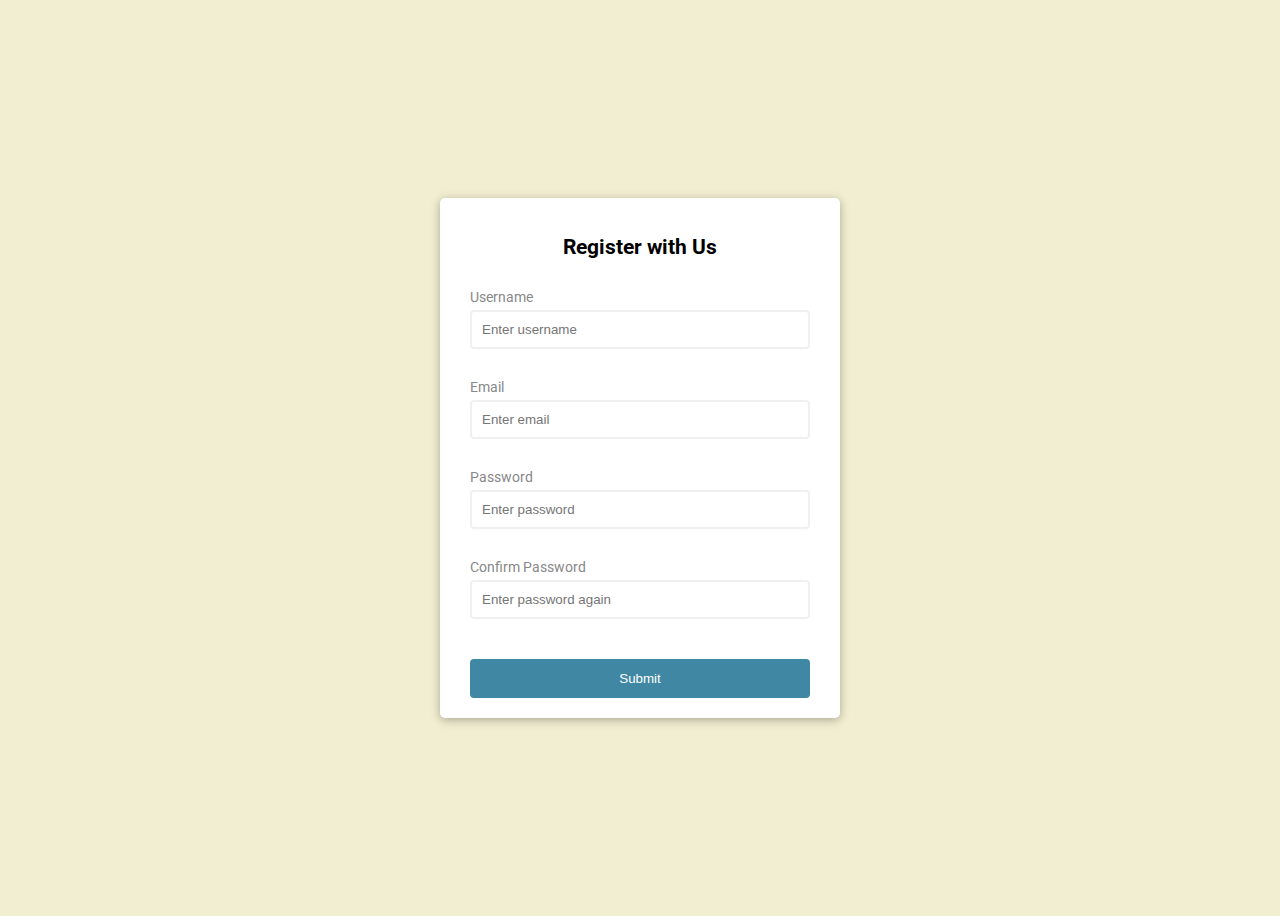
<file: 01_form-validator/index.html>
<!DOCTYPE html>
<html lang="en">
  <head>
    <meta charset="UTF-8" />
    <meta http-equiv="X-UA-Compatible" content="IE=edge" />
    <meta name="viewport" content="width=device-width, initial-scale=1.0" />
    <link rel="stylesheet" href="style.css" />
    <title>Form Validator</title>
  </head>
  <body>
    <div class="container">
      <form id="form" class="form">
        <h2>Register with Us</h2>
        <div class="form-control">
          <label for="username">Username</label>
          <input type="text" id="username" placeholder="Enter username" />
          <small>Error Message</small>
        </div>
        <div class="form-control">
          <label for="email">Email</label>
          <input type="text" id="email" placeholder="Enter email" />
          <small>Error Message</small>
        </div>
        <div class="form-control">
          <label for="password">Password</label>
          <input type="password" id="password" placeholder="Enter password" />
          <small>Error Message</small>
        </div>
        <div class="form-control">
          <label for="password_check">Confirm Password</label>
          <input
            type="password"
            id="password_check"
            placeholder="Enter password again"
          />
          <small>Error Message</small>
        </div>
        <button type="submit">Submit</button>
      </form>
    </div>
    <script src="script.js"></script>
  </body>
</html>
</file>
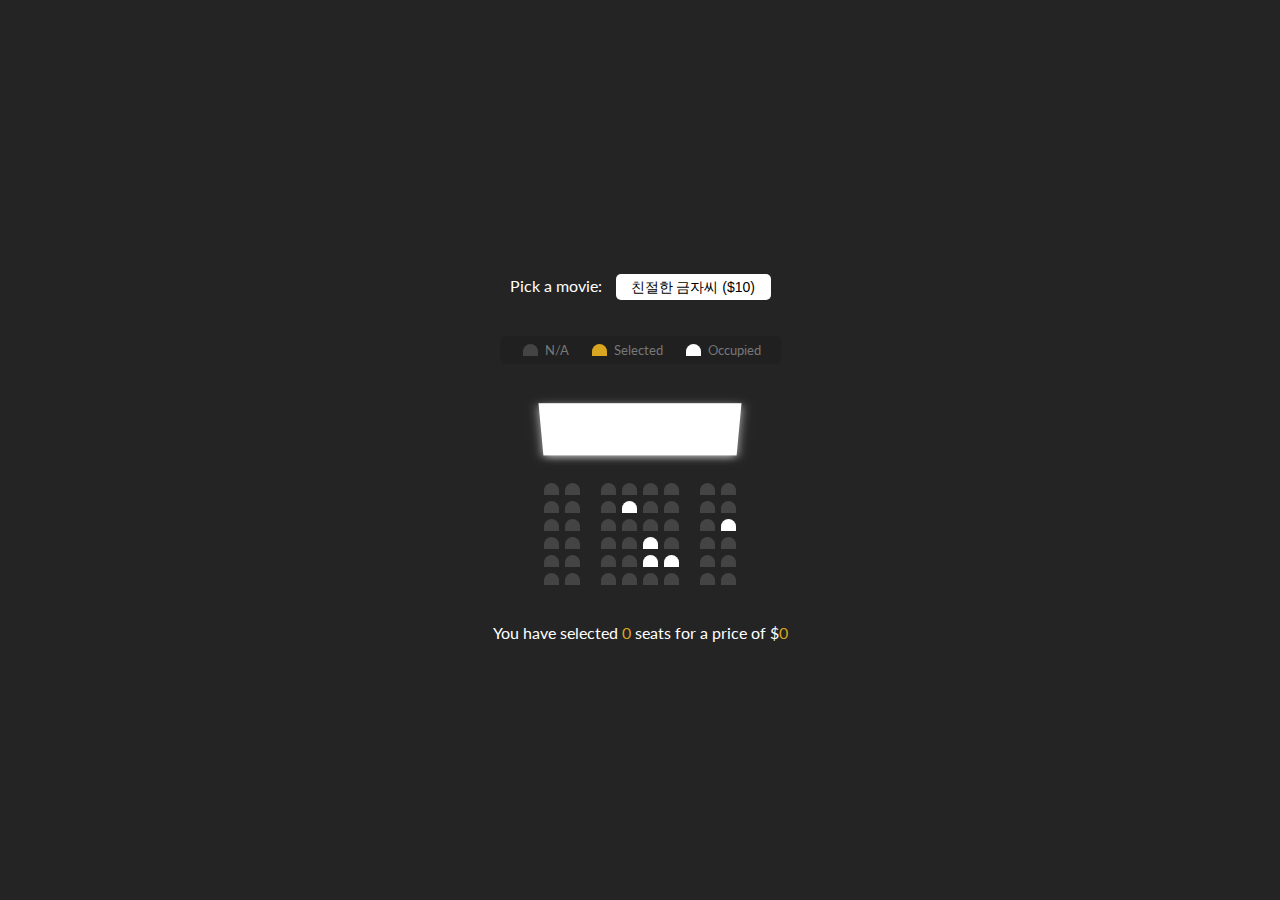
<file: 02_movie-seat-booking/index.html>
<!DOCTYPE html>
<html lang="en">
  <head>
    <meta charset="UTF-8" />
    <meta http-equiv="X-UA-Compatible" content="IE=edge" />
    <meta name="viewport" content="width=device-width, initial-scale=1.0" />
    <link rel="preconnect" href="https://fonts.gstatic.com" />
    <link
      href="https://fonts.googleapis.com/css2?family=Lato&family=Noto+Sans+KR&display=swap"
      rel="stylesheet"
    />
    <link rel="stylesheet" href="style.css" />
    <title>Movie Seat Booking</title>
  </head>
  <body>
    <div class="movie-container">
      <label>Pick a movie:</label>
      <select id="movie">
        <option value="10">친절한 금자씨 ($10)</option>
        <option value="12">미나리 ($12)</option>
        <option value="8">나이브스 아웃 ($8)</option>
        <option value="9">에놀라 홈즈 ($9)</option>
      </select>
    </div>

    <ul class="showcase">
      <li>
        <div class="seat"></div>
        <small>N/A</small>
      </li>
      <li>
        <div class="seat selected"></div>
        <small>Selected</small>
      </li>
      <li>
        <div class="seat occupied"></div>
        <small>Occupied</small>
      </li>
    </ul>

    <div class="container">
      <div class="screen"></div>
      <div class="row">
        <div class="seat"></div>
        <div class="seat"></div>
        <div class="seat"></div>
        <div class="seat"></div>
        <div class="seat"></div>
        <div class="seat"></div>
        <div class="seat"></div>
        <div class="seat"></div>
      </div>
      <div class="row">
        <div class="seat"></div>
        <div class="seat"></div>
        <div class="seat"></div>
        <div class="seat occupied"></div>
        <div class="seat"></div>
        <div class="seat"></div>
        <div class="seat"></div>
        <div class="seat"></div>
      </div>
      <div class="row">
        <div class="seat"></div>
        <div class="seat"></div>
        <div class="seat"></div>
        <div class="seat"></div>
        <div class="seat"></div>
        <div class="seat"></div>
        <div class="seat"></div>
        <div class="seat occupied"></div>
      </div>
      <div class="row">
        <div class="seat"></div>
        <div class="seat"></div>
        <div class="seat"></div>
        <div class="seat"></div>
        <div class="seat occupied"></div>
        <div class="seat"></div>
        <div class="seat"></div>
        <div class="seat"></div>
      </div>
      <div class="row">
        <div class="seat"></div>
        <div class="seat"></div>
        <div class="seat"></div>
        <div class="seat"></div>
        <div class="seat occupied"></div>
        <div class="seat occupied"></div>
        <div class="seat"></div>
        <div class="seat"></div>
      </div>
      <div class="row">
        <div class="seat"></div>
        <div class="seat"></div>
        <div class="seat"></div>
        <div class="seat"></div>
        <div class="seat"></div>
        <div class="seat"></div>
        <div class="seat"></div>
        <div class="seat"></div>
      </div>
    </div>
    <p class="text">
      You have selected <span id="count">0</span> seats for a price of $<span
        id="total"
        >0</span
      >
    </p>
    <script src="script.js"></script>
  </body>
</html>
</file>
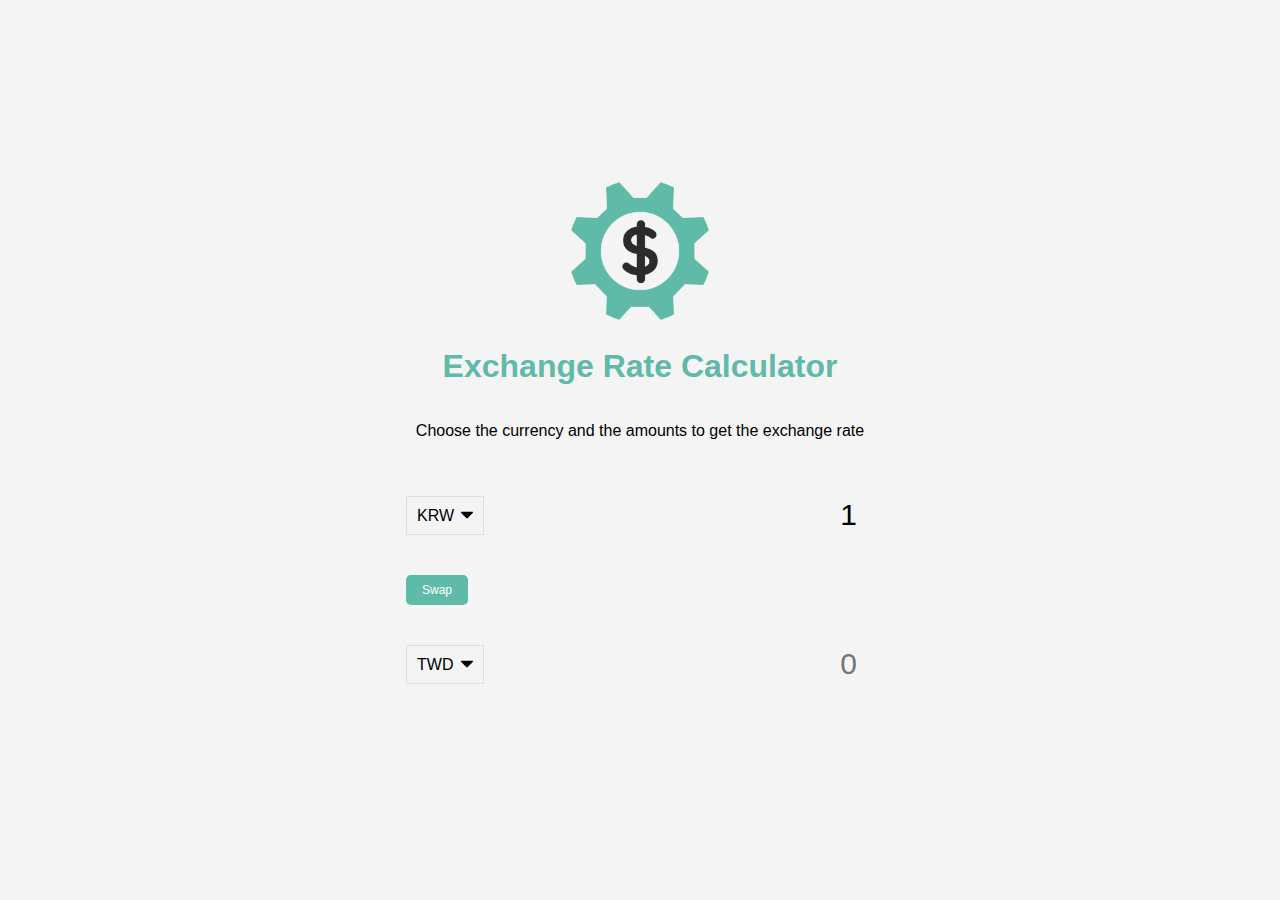
<file: 04_exchange-rate-calculator/index.html>
<!DOCTYPE html>
<html lang="en">
  <head>
    <meta charset="UTF-8" />
    <meta http-equiv="X-UA-Compatible" content="IE=edge" />
    <meta name="viewport" content="width=device-width, initial-scale=1.0" />
    <title>Exchange Rate Calculator</title>
    <link rel="stylesheet" href="style.css" />
  </head>
  <body>
    <img src="img/money.png" alt="" class="money-img" />
    <h1>Exchange Rate Calculator</h1>
    <p>Choose the currency and the amounts to get the exchange rate</p>

    <div class="container">
      <div class="currency">
        <select id="currency-one">
          <option value="AED">AED</option>
          <option value="ARS">ARS</option>
          <option value="AUD">AUD</option>
          <option value="BGN">BGN</option>
          <option value="BRL">BRL</option>
          <option value="BSD">BSD</option>
          <option value="CAD">CAD</option>
          <option value="CHF">CHF</option>
          <option value="CLP">CLP</option>
          <option value="CNY">CNY</option>
          <option value="COP">COP</option>
          <option value="CZK">CZK</option>
          <option value="DKK">DKK</option>
          <option value="DOP">DOP</option>
          <option value="EGP">EGP</option>
          <option value="EUR">EUR</option>
          <option value="FJD">FJD</option>
          <option value="GBP">GBP</option>
          <option value="GTQ">GTQ</option>
          <option value="HKD">HKD</option>
          <option value="HRK">HRK</option>
          <option value="HUF">HUF</option>
          <option value="IDR">IDR</option>
          <option value="ILS">ILS</option>
          <option value="INR">INR</option>
          <option value="ISK">ISK</option>
          <option value="JPY">JPY</option>
          <option value="KRW" selected>KRW</option>
          <option value="KZT">KZT</option>
          <option value="MXN">MXN</option>
          <option value="MYR">MYR</option>
          <option value="NOK">NOK</option>
          <option value="NZD">NZD</option>
          <option value="PAB">PAB</option>
          <option value="PEN">PEN</option>
          <option value="PHP">PHP</option>
          <option value="PKR">PKR</option>
          <option value="PLN">PLN</option>
          <option value="PYG">PYG</option>
          <option value="RON">RON</option>
          <option value="RUB">RUB</option>
          <option value="SAR">SAR</option>
          <option value="SEK">SEK</option>
          <option value="SGD">SGD</option>
          <option value="THB">THB</option>
          <option value="TRY">TRY</option>
          <option value="TWD">TWD</option>
          <option value="UAH">UAH</option>
          <option value="USD">USD</option>
          <option value="UYU">UYU</option>
          <option value="VND">VND</option>
          <option value="ZAR">ZAR</option>
        </select>
        <input type="number" id="amount-one" placeholder="0" value="1" />
      </div>

      <div class="swap-rate-container">
        <button class="btn" id="swap">Swap</button>
        <div class="rate" id="rate"></div>
      </div>

      <div class="currency">
        <select id="currency-two">
          <option value="AED">AED</option>
          <option value="ARS">ARS</option>
          <option value="AUD">AUD</option>
          <option value="BGN">BGN</option>
          <option value="BRL">BRL</option>
          <option value="BSD">BSD</option>
          <option value="CAD">CAD</option>
          <option value="CHF">CHF</option>
          <option value="CLP">CLP</option>
          <option value="CNY">CNY</option>
          <option value="COP">COP</option>
          <option value="CZK">CZK</option>
          <option value="DKK">DKK</option>
          <option value="DOP">DOP</option>
          <option value="EGP">EGP</option>
          <option value="EUR">EUR</option>
          <option value="FJD">FJD</option>
          <option value="GBP">GBP</option>
          <option value="GTQ">GTQ</option>
          <option value="HKD">HKD</option>
          <option value="HRK">HRK</option>
          <option value="HUF">HUF</option>
          <option value="IDR">IDR</option>
          <option value="ILS">ILS</option>
          <option value="INR">INR</option>
          <option value="ISK">ISK</option>
          <option value="JPY">JPY</option>
          <option value="KRW">KRW</option>
          <option value="KZT">KZT</option>
          <option value="MXN">MXN</option>
          <option value="MYR">MYR</option>
          <option value="NOK">NOK</option>
          <option value="NZD">NZD</option>
          <option value="PAB">PAB</option>
          <option value="PEN">PEN</option>
          <option value="PHP">PHP</option>
          <option value="PKR">PKR</option>
          <option value="PLN">PLN</option>
          <option value="PYG">PYG</option>
          <option value="RON">RON</option>
          <option value="RUB">RUB</option>
          <option value="SAR">SAR</option>
          <option value="SEK">SEK</option>
          <option value="SGD">SGD</option>
          <option value="THB">THB</option>
          <option value="TRY">TRY</option>
          <option value="TWD" selected>TWD</option>
          <option value="UAH">UAH</option>
          <option value="USD">USD</option>
          <option value="UYU">UYU</option>
          <option value="VND">VND</option>
          <option value="ZAR">ZAR</option>
        </select>
        <input type="number" id="amount-two" placeholder="0" />
      </div>
    </div>
    <script src="script.js"></script>
  </body>
</html>
</file>
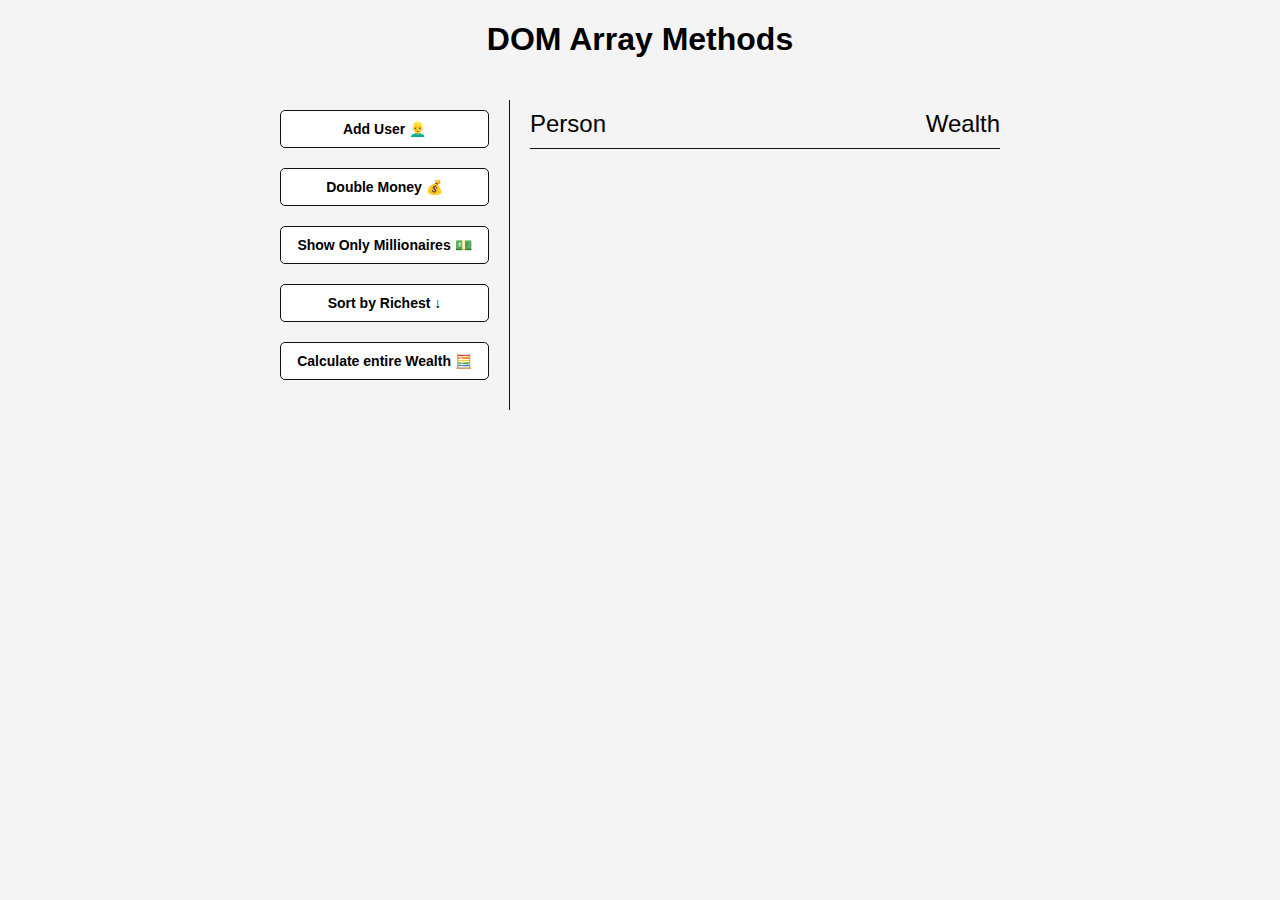
<file: 05_DOM-array-methods/index.html>
<!DOCTYPE html>
<html lang="en">
  <head>
    <meta charset="UTF-8" />
    <meta name="viewport" content="width=device-width, initial-scale=1.0" />
    <meta http-equiv="X-UA-Compatible" content="ie=edge" />
    <link rel="stylesheet" href="style.css" />
    <title>DOM Array Methods</title>
  </head>
  <body>
    <h1>DOM Array Methods</h1>

    <div class="container">
      <aside>
        <button id="add-user">Add User 👱‍♂️</button>
        <button id="double">Double Money 💰</button>
        <button id="show-millionaires">Show Only Millionaires 💵</button>
        <button id="sort">Sort by Richest ↓</button>
        <button id="calculate-wealth">Calculate entire Wealth 🧮</button>
      </aside>

      <main id="main">
        <h2><strong>Person</strong> Wealth</h2>
      </main>
    </div>

    <script src="script.js"></script>
  </body>
</html>
</file>
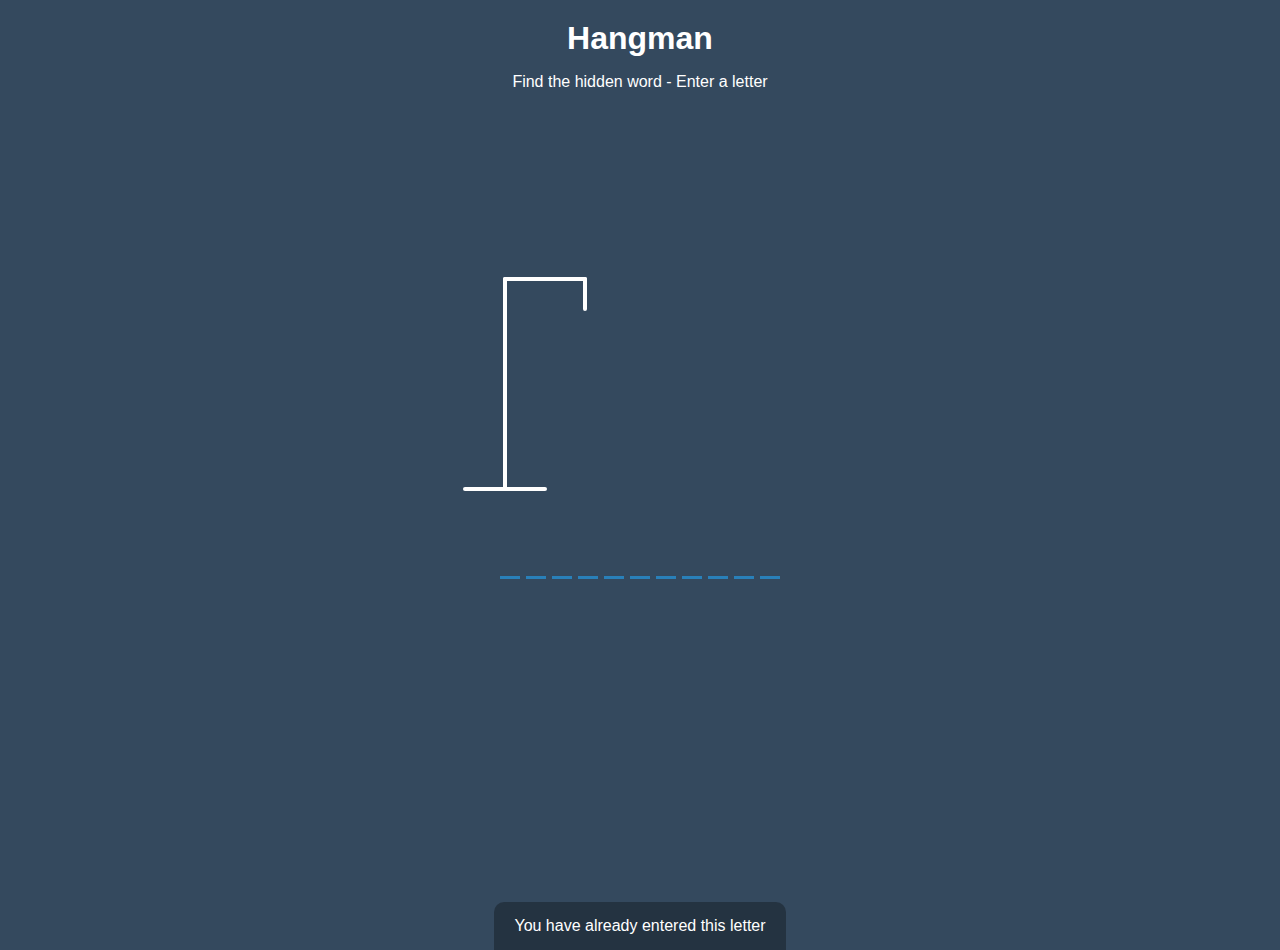
<file: 07_hangman-game/index.html>
<!DOCTYPE html>
<html lang="en">
  <head>
    <meta charset="UTF-8" />
    <meta name="viewport" content="width=device-width, initial-scale=1.0" />
    <meta http-equiv="X-UA-Compatible" content="ie=edge" />
    <link rel="stylesheet" href="style.css" />
    <title>Hangman</title>
  </head>
  <body>
    <h1>Hangman</h1>
    <p>Find the hidden word - Enter a letter</p>
    <div class="game-container">
      <svg width="200" height="250" class="figure-container">
        <!-- Rod -->
        <line x1="60" y1="20" x2="140" y2="20" />
        <line x1="140" y1="20" x2="140" y2="50" />
        <line x1="60" y1="20" x2="60" y2="230" />
        <line x1="20" y1="230" x2="100" y2="230" />

        <!-- Head -->
        <circle cx="140" cy="70" r="20" class="figure-part" />
        <!-- Body -->
        <line x1="140" y1="90" x2="140" y2="150" class="figure-part" />
        <!-- Arms -->
        <line x1="140" y1="120" x2="120" y2="100" class="figure-part" />
        <line x1="140" y1="120" x2="160" y2="100" class="figure-part" />
        <!-- Legs -->
        <line x1="140" y1="150" x2="120" y2="180" class="figure-part" />
        <line x1="140" y1="150" x2="160" y2="180" class="figure-part" />
      </svg>

      <div class="wrong-letters-container">
        <div id="wrong-letters"></div>
      </div>

      <div class="word" id="word"></div>
    </div>

    <!-- Container for final message -->
    <div class="popup-container" id="popup-container">
      <div class="popup">
        <h2 id="final-message"></h2>
        <button id="play-button">Play Again</button>
      </div>
    </div>

    <!-- Notification -->
    <div class="notification-container" id="notification-container">
      <p>You have already entered this letter</p>
    </div>

    <script src="script.js"></script>
  </body>
</html>
</file>
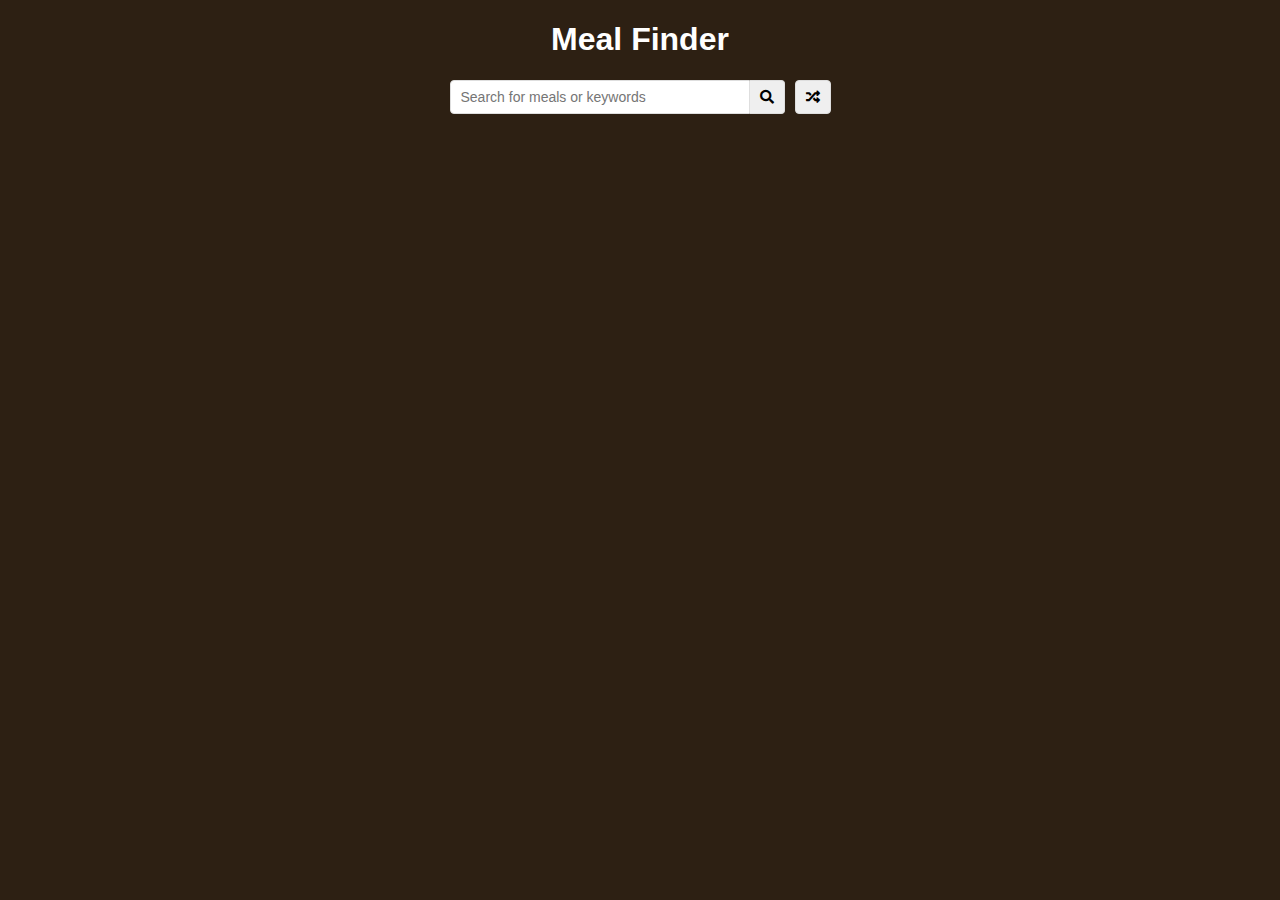
<file: 08_meal-finder/index.html>
<!DOCTYPE html>
<html lang="en">
  <head>
    <meta charset="UTF-8" />
    <meta name="viewport" content="width=device-width, initial-scale=1.0" />
    <meta http-equiv="X-UA-Compatible" content="ie=edge" />
    <link
      rel="stylesheet"
      href="https://cdnjs.cloudflare.com/ajax/libs/font-awesome/5.10.2/css/all.min.css"
    />
    <link rel="stylesheet" href="style.css" />
    <title>Meal Finder</title>
  </head>
  <body>
    <div class="container">
      <h1>Meal Finder</h1>
      <div class="flex">
        <form class="flex" id="submit">
          <input
            type="text"
            id="search"
            placeholder="Search for meals or keywords"
          />
          <button class="search-btn" type="submit">
            <i class="fas fa-search"></i>
          </button>
        </form>
        <button class="random-btn" id="random">
          <i class="fas fa-random"></i>
        </button>
      </div>

      <div id="result-heading"></div>
      <div id="meals" class="meals"></div>
      <div id="single-meal"></div>
    </div>

    <script src="script.js"></script>
  </body>
</html>
</file>
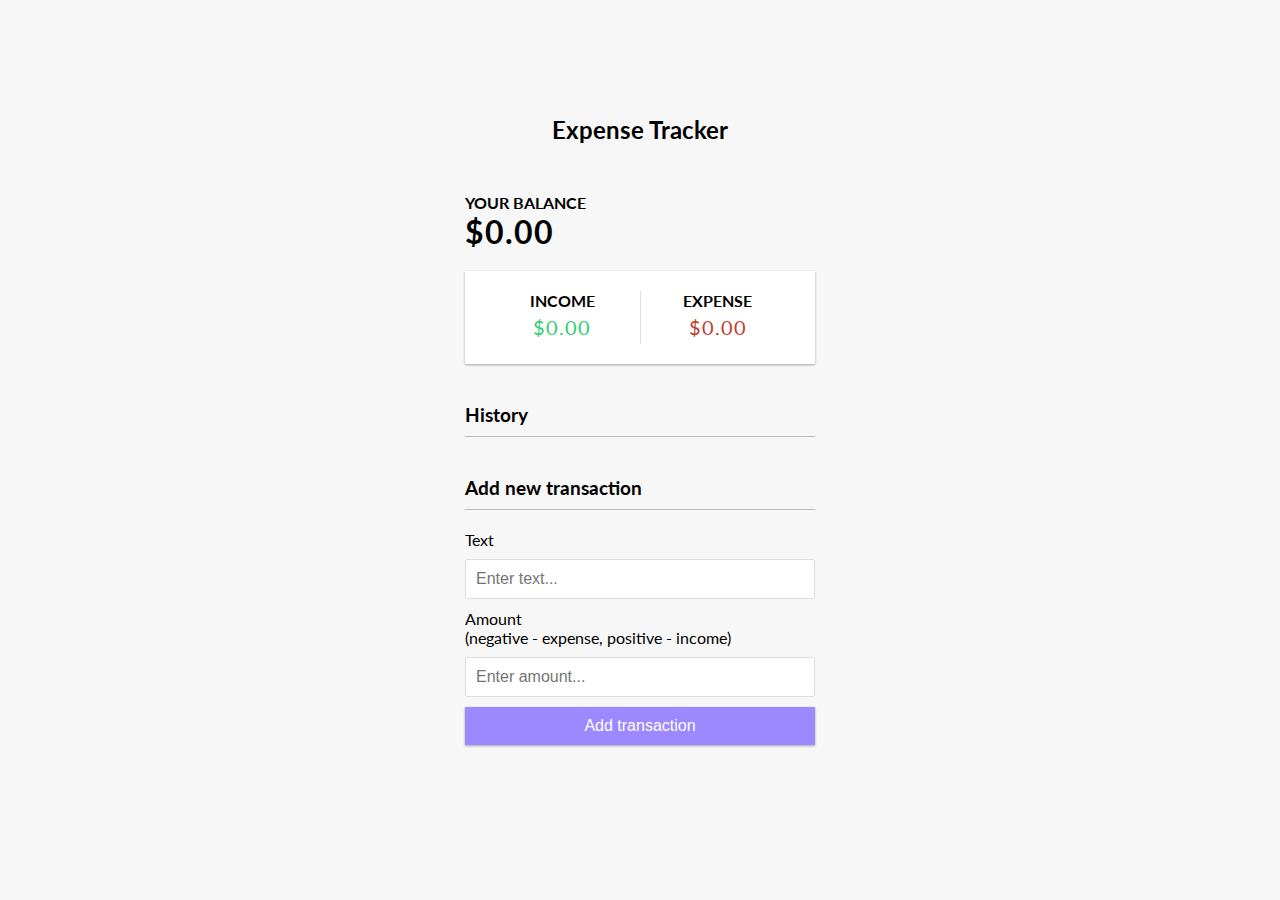
<file: 09_expense-tracker/index.html>
<!DOCTYPE html>
<html lang="en">
  <head>
    <meta charset="UTF-8" />
    <meta name="viewport" content="width=device-width, initial-scale=1.0" />
    <meta http-equiv="X-UA-Compatible" content="ie=edge" />
    <link rel="stylesheet" href="style.css" />
    <title>Expense Tracker</title>
  </head>
  <body>
    <h2>Expense Tracker</h2>

    <div class="container">
      <h4>Your Balance</h4>
      <h1 id="balance">$0.00</h1>

      <div class="inc-exp-container">
        <div>
          <h4>Income</h4>
          <p id="money-plus" class="money plus">+$0.00</p>
        </div>
        <div>
          <h4>Expense</h4>
          <p id="money-minus" class="money minus">-$0.00</p>
        </div>
      </div>

      <h3>History</h3>
      <ul id="list" class="list">
        <!-- <li class="minus">
          Cash <span>-$400</span><button class="delete-btn">x</button>
        </li> -->
      </ul>

      <h3>Add new transaction</h3>
      <form id="form">
        <div class="form-control">
          <label for="text">Text</label>
          <input type="text" id="text" placeholder="Enter text..." />
        </div>
        <div class="form-control">
          <label for="amount"
            >Amount <br />
            (negative - expense, positive - income)</label
          >
          <input type="number" id="amount" placeholder="Enter amount..." />
        </div>
        <button class="btn">Add transaction</button>
      </form>
    </div>

    <script src="script.js"></script>
  </body>
</html>
</file>
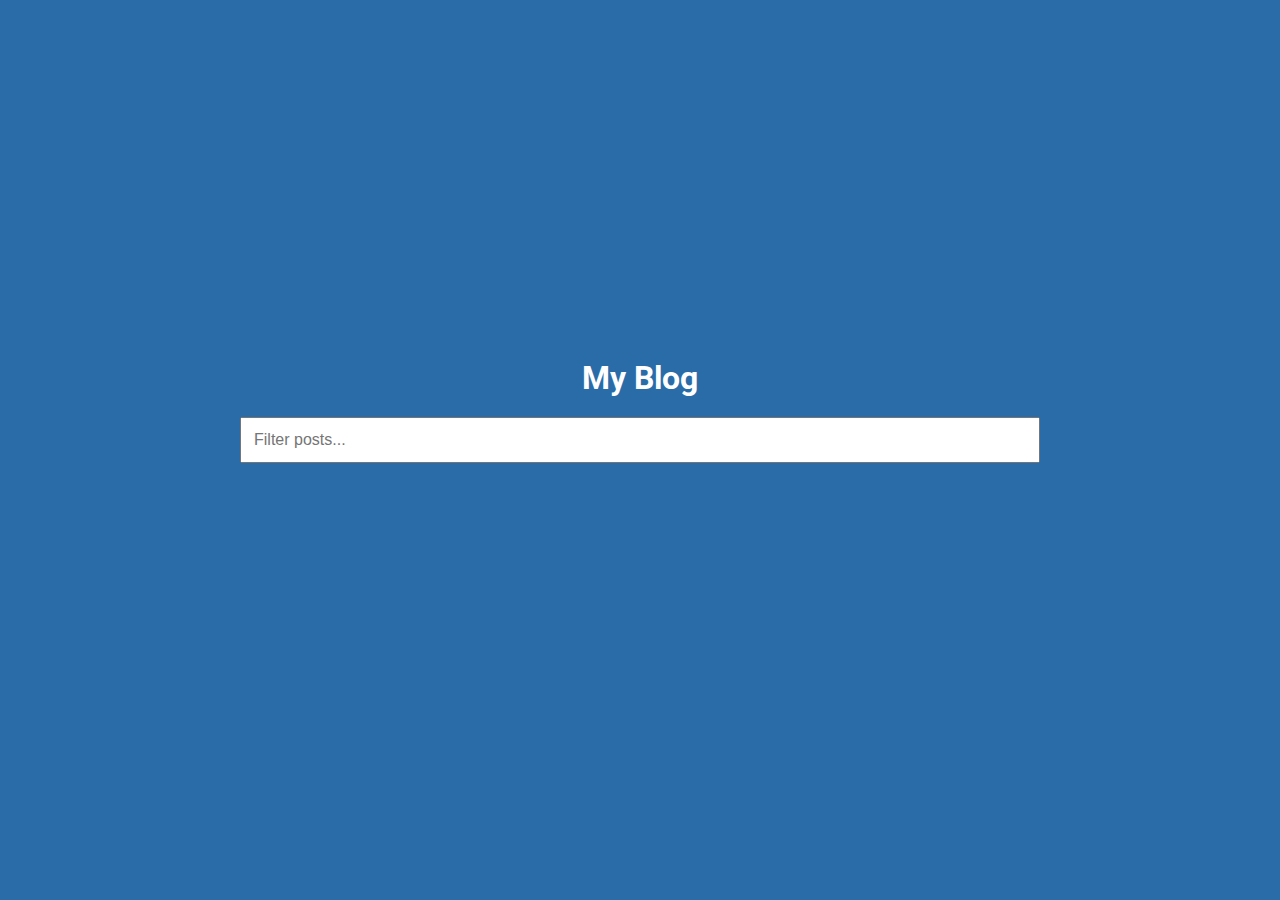
<file: 11_infinite-scroll-posts/index.html>
<!DOCTYPE html>
<html lang="en">
  <head>
    <meta charset="UTF-8" />
    <meta name="viewport" content="width=device-width, initial-scale=1.0" />
    <meta http-equiv="X-UA-Compatible" content="ie=edge" />
    <link rel="stylesheet" href="style.css" />
    <title>My Blog</title>
  </head>
  <body>
    <h1>My Blog</h1>

    <div class="filter-container">
      <input
        type="text"
        id="filter"
        class="filter"
        placeholder="Filter posts..."
      />
    </div>

    <div id="posts-container"></div>

    <div class="loader">
      <div class="circle"></div>
      <div class="circle"></div>
      <div class="circle"></div>
    </div>

    <script src="script.js"></script>
  </body>
</html>
</file>
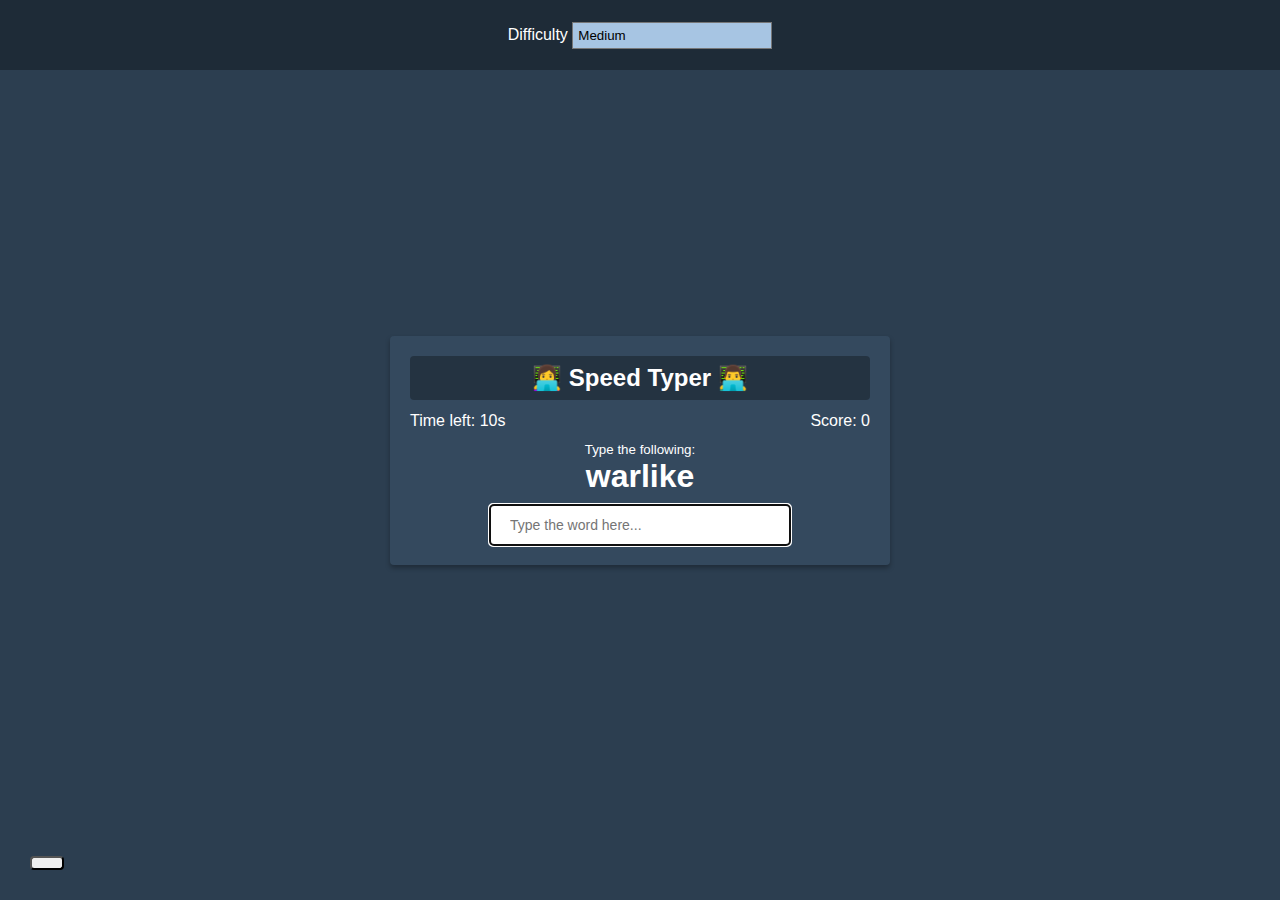
<file: 12_typing-game/index.html>
<!DOCTYPE html>
<html lang="en">
  <head>
    <meta charset="UTF-8" />
    <meta name="viewport" content="width=device-width, initial-scale=1.0" />
    <meta http-equiv="X-UA-Compatible" content="ie=edge" />
    <link
      rel="stylesheet"
      href="https://cdnjs.cloudflare.com/ajax/libs/font-awesome/5.11.2/css/all.min.css"
      integrity="sha256-+N4/V/SbAFiW1MPBCXnfnP9QSN3+Keu+NlB+0ev/YKQ="
      crossorigin="anonymous"
    />
    <link rel="stylesheet" href="style.css" />
    <title>Speed Typer</title>
  </head>
  <body>
    <button id="settings-btn" class="settings-btn">
      <i class="fas fa-cog"></i>
    </button>

    <div id="settings" class="settings">
      <form id="settings-form">
        <div>
          <label for="difficulty">Difficulty</label>
          <select id="difficulty">
            <option value="easy">Easy</option>
            <option value="medium">Medium</option>
            <option value="hard">Hard</option>
          </select>
        </div>
      </form>
    </div>

    <div class="container">
      <h2>👩‍💻 Speed Typer 👨‍💻</h2>
      <small>Type the following:</small>

      <h1 id="word"></h1>

      <input
        type="text"
        id="text"
        autocomplete="off"
        placeholder="Type the word here..."
      />

      <p class="time-container">Time left: <span id="time">10s</span></p>

      <p class="score-container">Score: <span id="score">0</span></p>

      <div id="end-game-container" class="end-game-container"></div>
    </div>

    <script src="script.js"></script>
  </body>
</html>
</file>
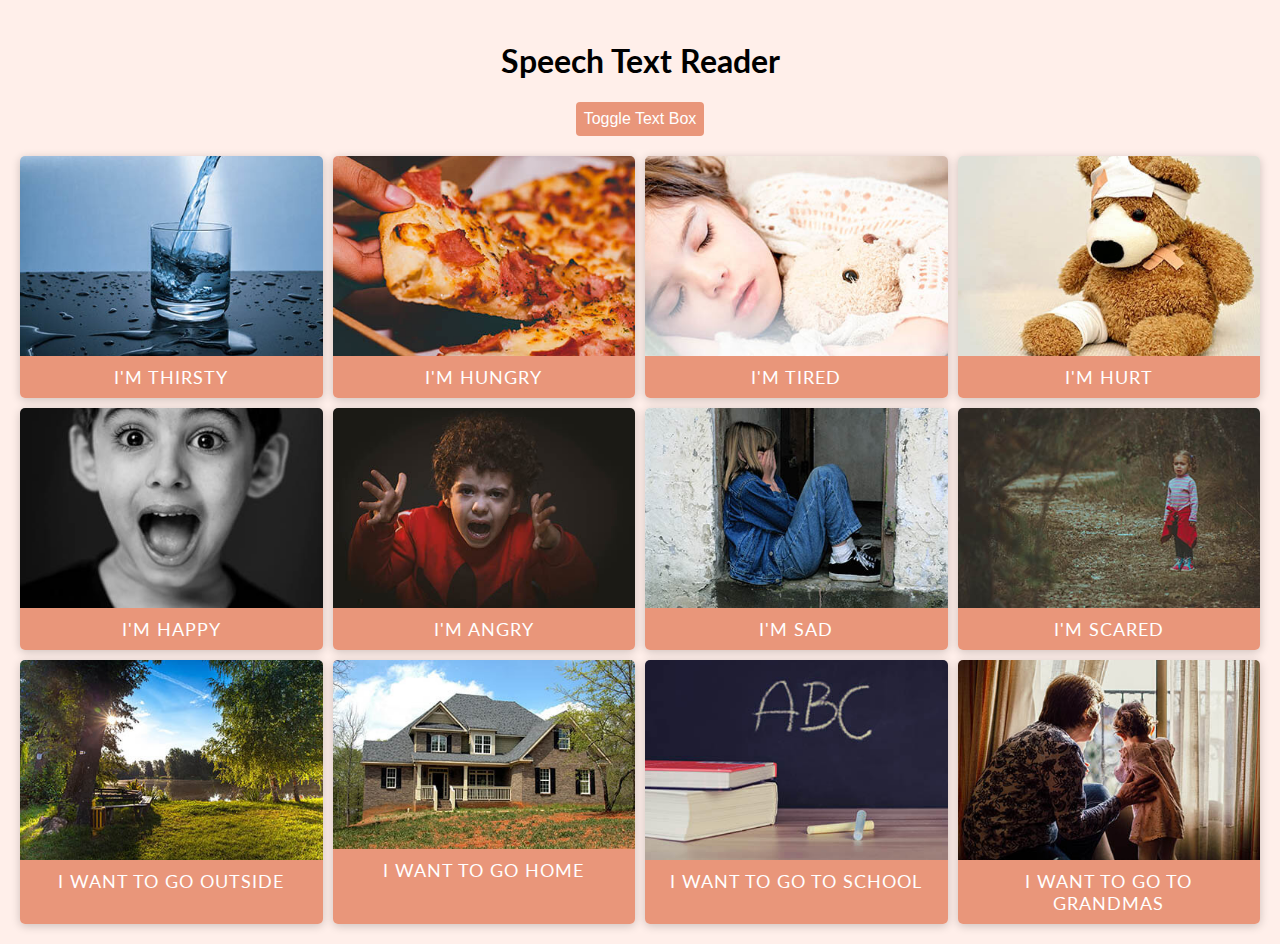
<file: 13_speech-text-reader/index.html>
<!DOCTYPE html>
<html lang="en">
  <head>
    <meta charset="UTF-8" />
    <meta name="viewport" content="width=device-width, initial-scale=1.0" />
    <meta http-equiv="X-UA-Compatible" content="ie=edge" />
    <link rel="stylesheet" href="style.css" />
    <title>Speech Text Reader</title>
  </head>
  <body>
    <div class="container">
      <h1>Speech Text Reader</h1>
      <button id="toggle" class="btn btn-toggle">Toggle Text Box</button>
      <div id="text-box" class="text-box">
        <div id="close" class="close">X</div>
        <h3>Choose Voice</h3>
        <select id="voices"></select>
        <textarea id="text" placeholder="Enter text to read..."></textarea>
        <button class="btn" id="read">Read Text</button>
      </div>
      <main></main>
    </div>

    <script src="script.js"></script>
  </body>
</html>
</file>
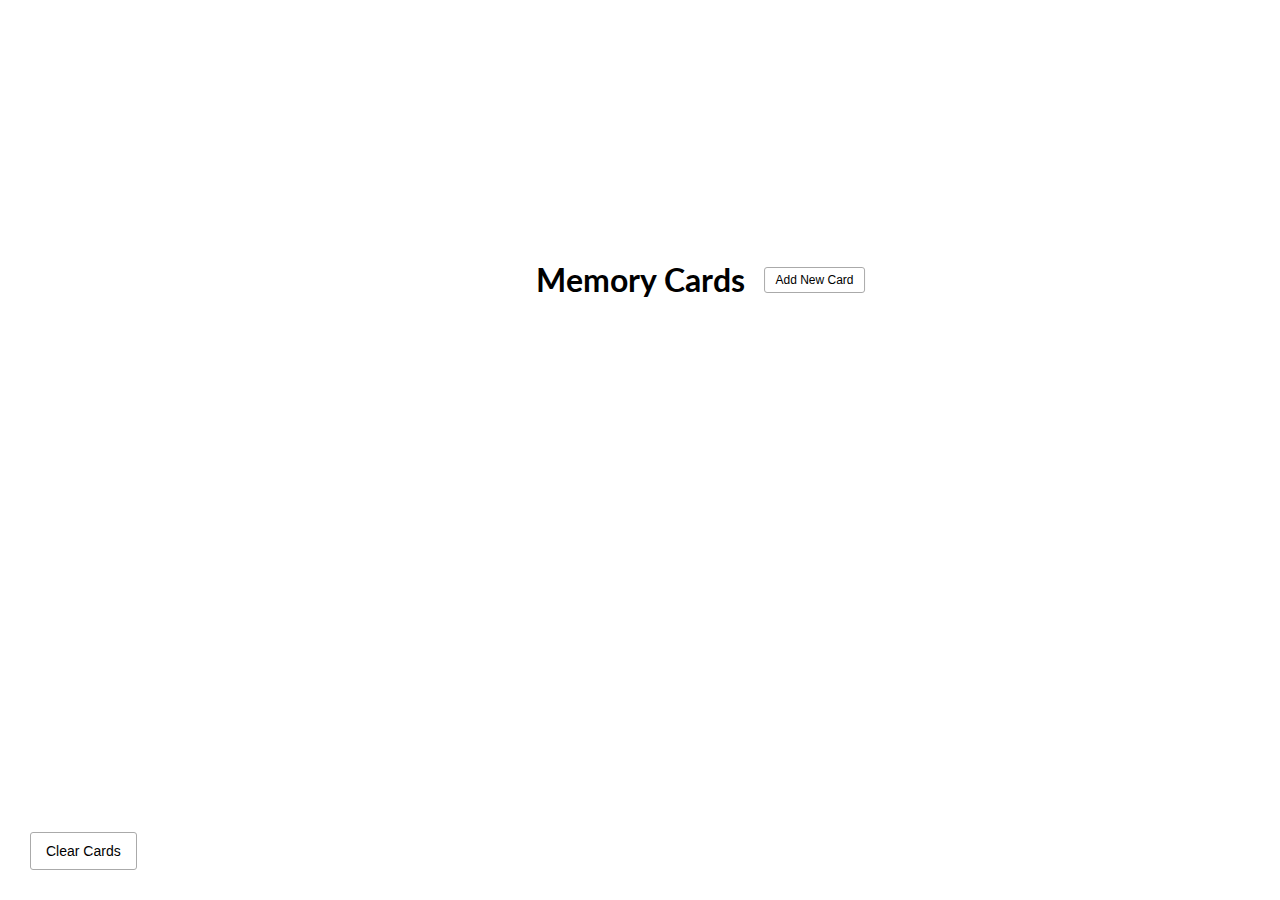
<file: 14_memory-cards/index.html>
<!DOCTYPE html>
<html lang="en">
  <head>
    <meta charset="UTF-8" />
    <meta name="viewport" content="width=device-width, initial-scale=1.0" />
    <meta http-equiv="X-UA-Compatible" content="ie=edge" />
    <link
      rel="stylesheet"
      href="https://cdnjs.cloudflare.com/ajax/libs/font-awesome/5.11.2/css/all.min.css"
      integrity="sha256-+N4/V/SbAFiW1MPBCXnfnP9QSN3+Keu+NlB+0ev/YKQ="
      crossorigin="anonymous"
    />
    <link rel="stylesheet" href="style.css" />
    <title>Memory Cards</title>
  </head>
  <body>
    <button id="clear" class="clear btn">
      <i class="fas fa-trash"></i> Clear Cards
    </button>

    <h1>
      Memory Cards
      <button id="show" class="btn btn-small">
        <i class="fas fa-plus"></i> Add New Card
      </button>
    </h1>

    <div id="cards-container" class="cards">
      <!-- <div class="card active">
        <div class="inner-card">
          <div class="inner-card-front">
            <p>
              What is PHP?
            </p>
          </div>
          <div class="inner-card-back">
            <p>
              A programming language
            </p>
          </div>
        </div>
      </div>

      <div class="card">
        <div class="inner-card">
          <div class="inner-card-front">
            <p>
              What is PHP?
            </p>
          </div>
          <div class="inner-card-back">
            <p>
              A programming language
            </p>
          </div>
        </div>
      </div> -->
    </div>

    <div class="navigation">
      <button id="prev" class="nav-button">
        <i class="fas fa-arrow-left"></i>
      </button>

      <p id="current"></p>

      <button id="next" class="nav-button">
        <i class="fas fa-arrow-right"></i>
      </button>
    </div>

    <div id="add-container" class="add-container">
      <h1>
        Add New Card
        <button id="hide" class="btn btn-small btn-ghost">
          <i class="fas fa-times"></i>
        </button>
      </h1>

      <div class="form-group">
        <label for="question">Question</label>
        <textarea id="question" placeholder="Enter question..."></textarea>
      </div>

      <div class="form-group">
        <label for="answer">Answer</label>
        <textarea id="answer" placeholder="Enter Answer..."></textarea>
      </div>

      <button id="add-card" class="btn">
        <i class="fas fa-plus"></i> Add Card
      </button>
    </div>

    <script src="script.js"></script>
  </body>
</html>
</file>
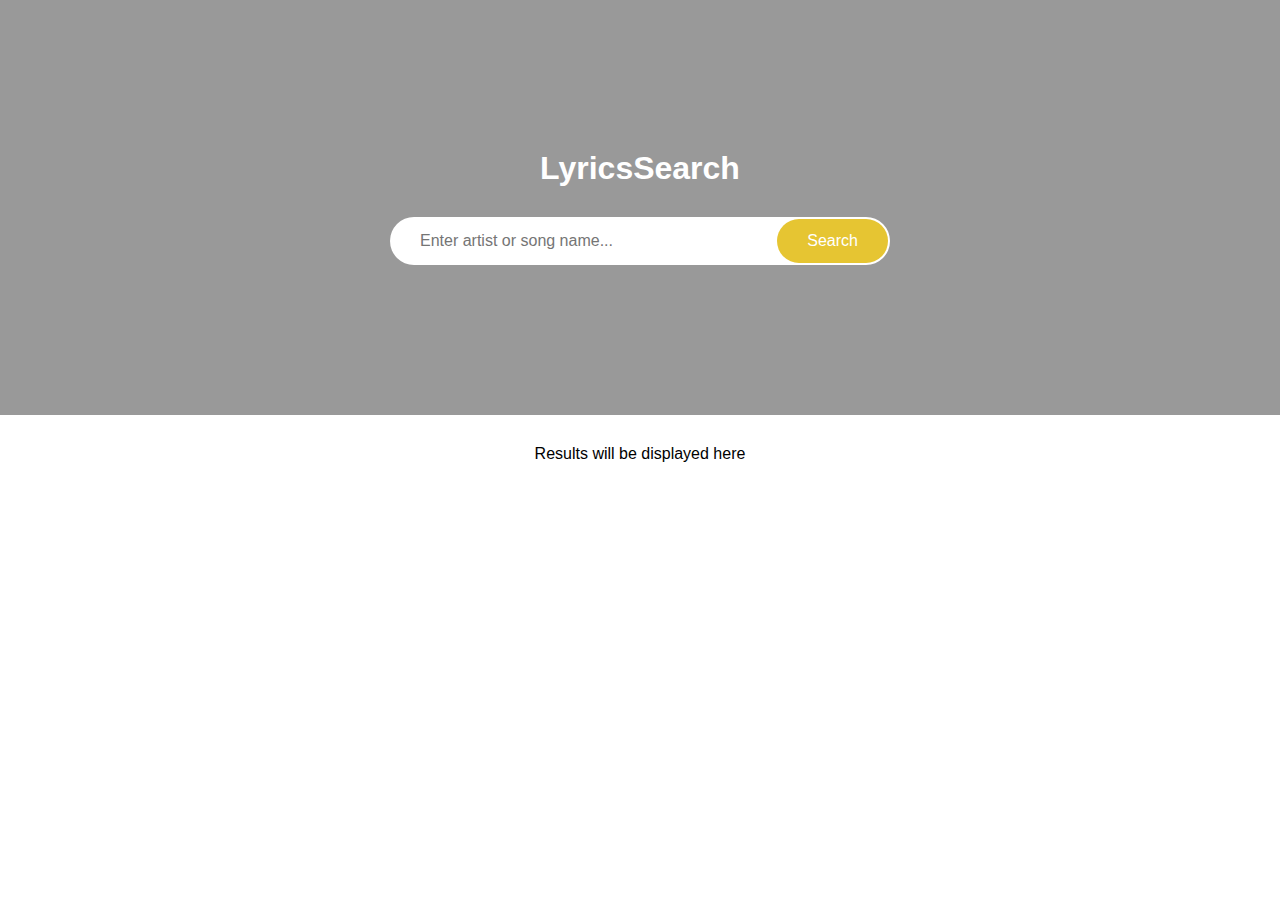
<file: 15_lyrics-search-app/index.html>
<!DOCTYPE html>
<html lang="en">
  <head>
    <meta charset="UTF-8" />
    <meta name="viewport" content="width=device-width, initial-scale=1.0" />
    <meta http-equiv="X-UA-Compatible" content="ie=edge" />
    <link rel="stylesheet" href="style.css" />
    <title>LyricsSearch</title>
  </head>
  <body>
    <header>
      <h1>LyricsSearch</h1>

      <form id="form">
        <input
          type="text"
          id="search"
          placeholder="Enter artist or song name..."
        />
        <button>Search</button>
      </form>
    </header>

    <div id="result" class="container">
      <p>Results will be displayed here</p>
    </div>

    <div id="more" class="container centered"></div>

    <script src="script.js"></script>
  </body>
</html>
</file>
<file: 01_form-validator/style.css>
@import url('https://fonts.googleapis.com/css2?family=Roboto&display=swap');

:root {
  --success-color: green;
  --error-color: orangered;
}
* {
  box-sizing: border-box;
}
body {
  background-color: #f2eed1;
  font-family: 'Roboto', sans-serif;
  font-size: 14px;
  display: flex;
  align-items: center;
  justify-content: center;
  min-height: 100vh;
}

.container {
  background-color: white;
  border-radius: 5px;
  box-shadow: 0 2px 10px rgba(0, 0, 0, 0.3);
  width: 400px;
}

h2 {
  text-align: center;
  margin-bottom: 30px;
}
.form {
  padding: 20px 30px;
}
.form-control {
  margin-bottom: 10px;
  padding-bottom: 20px;
  position: relative;
}
.form-control label {
  color: #888;
  display: block;
  margin-bottom: 5px;
}
.form-control input {
  border: 2px solid #f0f0f0;
  border-radius: 4px;
  display: block;
  width: 100%;
  padding: 10px;
}
.form-control input:focus {
  border-color: #888;
  outline: none;
}
.form-control.success input {
  border-color: var(--success-color);
}
.form-control.error input {
  border-color: var(--error-color);
}
.form-control small {
  color: var(--error-color);
  position: absolute;
  left: 0;
  bottom: 0;
  visibility: hidden;
}
.form-control.error small {
  visibility: visible;
}
.form button {
  cursor: pointer;
  background-color: rgb(63, 135, 163);
  border: 2px solid rgb(63, 135, 163);
  border-radius: 4px;
  display: block;
  color: #fff;
  padding: 10px;
  margin-top: 20px;
  width: 100%;
}
</file>
<file: 02_movie-seat-booking/style.css>
* {
  box-sizing: border-box;
}

body {
  background-color: #242424;
  color: #fff;
  display: flex;
  flex-direction: column;
  align-items: center;
  justify-content: center;
  height: 100vh;
  font-family: 'Lato', 'Noto Sans KR', sans-serif;
  margin: 0;
}

.movie-container {
  margin: 20px 0;
}
.movie-container select {
  background-color: #fff;
  border: none;
  border-radius: 5px;
  font-size: 14px;
  margin-left: 10px;
  padding: 5px 15px;
  -moz-appearance: none;
  -webkit-appearance: none;
  appearance: none;
}

.container {
  perspective: 1000px;
  margin-bottom: 30px;
}

.seat {
  background-color: #444;
  height: 12px;
  width: 15px;
  margin: 3px;
  border-top-left-radius: 10px;
  border-top-right-radius: 10px;
}
.seat.selected {
  background-color: goldenrod;
}
.seat.occupied {
  background-color: #fff;
}
.seat:nth-of-type(2) {
  margin-right: 18px;
}
.seat:nth-last-of-type(2) {
  margin-left: 18px;
}
.seat:not(.occupied):hover {
  cursor: pointer;
  transform: scale(1.2);
}
.showcase .seat:not(.occupied):hover {
  cursor: default;
  transform: scale(1);
}

.showcase {
  background-color: rgba(0, 0, 0, 0.1);
  padding: 5px 10px;
  border-radius: 5px;
  color: #777;
  list-style: none;
  display: flex;
  justify-content: space-between;
}
.showcase li {
  display: flex;
  align-items: center;
  justify-content: center;
  margin: 0 10px;
}
.showcase li small {
  margin-left: 4px;
}

.row {
  display: flex;
}

.screen {
  background-color: #fff;
  height: 70px;
  width: 100%;
  margin: 15px 0;
  transform: rotateX(-45deg);
  box-shadow: 0 3px 10px rgba(255, 255, 255, 0.7);
}

p.text {
  margin: 5px 0;
}
p.text span {
  color: goldenrod;
}
</file>
<file: 04_exchange-rate-calculator/style.css>
:root {
  --primary-color: #5fbaa7;
}

* {
  box-sizing: border-box;
}

body {
  background-color: #f4f4f4;
  font-family: Arial, Helvetica, sans-serif;
  display: flex;
  flex-direction: column;
  align-items: center;
  justify-content: center;
  height: 100vh;
  margin: 0;
  padding: 20px;
}

h1 {
  color: var(--primary-color);
}

p {
  text-align: center;
}

.btn {
  color: #fff;
  background: var(--primary-color);
  cursor: pointer;
  border: none;
  border-radius: 5px;
  font-size: 12px;
  padding: 8px 16px;
}

.money-img {
  width: 150px;
}

.currency {
  padding: 40px 0;
  display: flex;
  align-items: center;
  justify-content: space-between;
}

.currency select {
  padding: 10px 28px 10px 10px;
  -moz-appearance: none;
  -webkit-appearance: none;
  appearance: none;
  border: 1px solid #dedede;
  font-size: 16px;
  background: transparent;
  background-image: url('data:image/svg+xml;charset=US-ASCII,%3Csvg%20xmlns%3D%22http%3A%2F%2Fwww.w3.org%2F2000%2Fsvg%22%20width%3D%22292.4%22%20height%3D%22292.4%22%3E%3Cpath%20fill%3D%22%20000002%22%20d%3D%22M287%2069.4a17.6%2017.6%200%200%200-13-5.4H18.4c-5%200-9.3%201.8-12.9%205.4A17.6%2017.6%200%200%200%200%2082.2c0%205%201.8%209.3%205.4%2012.9l128%20127.9c3.6%203.6%207.8%205.4%2012.8%205.4s9.2-1.8%2012.8-5.4L287%2095c3.5-3.5%205.4-7.8%205.4-12.8%200-5-1.9-9.2-5.5-12.8z%22%2F%3E%3C%2Fsvg%3E');
  background-position: right 10px top 50%, 0, 0;
  background-size: 12px auto, 100%;
  background-repeat: no-repeat;
}

.currency input {
  border: 0;
  background: transparent;
  font-size: 30px;
  text-align: right;
}

.swap-rate-container {
  display: flex;
  align-items: center;
  justify-content: space-between;
}

.rate {
  color: var(--primary-color);
  font-size: 14px;
  padding: 0 10px;
}

select:focus,
input:focus,
button:focus {
  outline: 0;
}

@media (max-width: 600px) {
  .currency input {
    width: 200px;
  }
}
</file>
<file: 05_DOM-array-methods/style.css>
* {
  box-sizing: border-box;
}

body {
  background: #f4f4f4;
  font-family: Arial, Helvetica, sans-serif;
  display: flex;
  flex-direction: column;
  align-items: center;
  min-height: 100vh;
  margin: 0;
}

.container {
  display: flex;
  padding: 20px;
  margin: 0 auto;
  max-width: 100%;
  width: 800px;
}

aside {
  padding: 10px 20px;
  width: 250px;
  border-right: 1px solid #111;
}

button {
  cursor: pointer;
  background-color: #fff;
  border: solid 1px #111;
  border-radius: 5px;
  display: block;
  width: 100%;
  padding: 10px;
  margin-bottom: 20px;
  font-weight: bold;
  font-size: 14px;
}

main {
  flex: 1;
  padding: 10px 20px;
}

h2 {
  border-bottom: 1px solid #111;
  padding-bottom: 10px;
  display: flex;
  justify-content: space-between;
  font-weight: 300;
  margin: 0 0 20px;
}

h3 {
  background-color: #fff;
  border-bottom: 1px solid #111;
  padding: 10px;
  display: flex;
  justify-content: space-between;
  font-weight: 300;
  margin: 20px 0 0;
}

.person {
  display: flex;
  justify-content: space-between;
  font-size: 20px;
  margin-bottom: 10px;
}
</file>
<file: 07_hangman-game/style.css>
* {
  box-sizing: border-box;
}

body {
  background-color: #34495e;
  color: #fff;
  font-family: Arial, Helvetica, sans-serif;
  display: flex;
  flex-direction: column;
  align-items: center;
  height: 80vh;
  margin: 0;
  overflow: hidden;
}

h1 {
  margin: 20px 0 0;
}

.game-container {
  padding: 20px 30px;
  position: relative;
  margin: auto;
  height: 350px;
  width: 450px;
}

.figure-container {
  fill: transparent;
  stroke: #fff;
  stroke-width: 4px;
  stroke-linecap: round;
}

.figure-part {
  display: none;
}

.wrong-letters-container {
  position: absolute;
  top: 20px;
  right: 20px;
  display: flex;
  flex-direction: column;
  text-align: right;
}

.wrong-letters-container p {
  margin: 0 0 5px;
}

.wrong-letters-container span {
  font-size: 24px;
}

.word {
  display: flex;
  position: absolute;
  bottom: 10px;
  left: 50%;
  transform: translateX(-50%);
}

.letter {
  border-bottom: 3px solid #2980b9;
  display: inline-flex;
  font-size: 30px;
  align-items: center;
  justify-content: center;
  margin: 0 3px;
  height: 50px;
  width: 20px;
}

.popup-container {
  background-color: rgba(0, 0, 0, 0.3);
  position: fixed;
  top: 0;
  bottom: 0;
  left: 0;
  right: 0;
  /* display: flex; */
  display: none;
  align-items: center;
  justify-content: center;
}

.popup {
  background: #2980b9;
  border-radius: 5px;
  box-shadow: 0 15px 10px 3px rgba(0, 0, 0, 0.1);
  padding: 20px;
  text-align: center;
}

.popup button {
  cursor: pointer;
  background-color: #fff;
  color: #2980b9;
  border: 0;
  margin-top: 20px;
  padding: 12px 20px;
  font-size: 16px;
}

.popup button:active {
  transform: scale(0.98);
}

.popup button:focus {
  outline: 0;
}

.notification-container {
  background-color: rgba(0, 0, 0, 0.3);
  border-radius: 10px 10px 0 0;
  padding: 15px 20px;
  position: absolute;
  bottom: -50px;
  transition: transform 0.3s ease-in-out;
}

.notification-container p {
  margin: 0;
}

.notification-container.show {
  transform: translateY(-50px);
}
</file>
<file: 08_meal-finder/style.css>
* {
  box-sizing: border-box;
}

body {
  background: #2d2013;
  color: #fff;
  font-family: Verdana, Geneva, Tahoma, sans-serif;
  margin: 0;
}

.container {
  margin: auto;
  max-width: 800px;
  display: flex;
  flex-direction: column;
  align-items: center;
  justify-content: center;
  text-align: center;
}

.flex {
  display: flex;
}

input,
button {
  border: 1px solid #dedede;
  border-top-left-radius: 4px;
  border-bottom-left-radius: 4px;
  font-size: 14px;
  padding: 8px 10px;
  margin: 0;
}

input[type='text'] {
  width: 300px;
}

.search-btn {
  cursor: pointer;
  border-left: 0;
  border-radius: 0;
  border-top-right-radius: 4px;
  border-bottom-right-radius: 4px;
}

.random-btn {
  cursor: pointer;
  margin-left: 10px;
  border-top-right-radius: 4px;
  border-bottom-right-radius: 4px;
}

.meals {
  display: grid;
  grid-template-columns: repeat(4, 1fr);
  grid-gap: 20px;
  margin-top: 20px;
}

.meal {
  cursor: pointer;
  position: relative;
  height: 180px;
  width: 180px;
  text-align: center;
}

.meal img {
  width: 100%;
  height: 100%;
  border: 4px #fff solid;
  border-radius: 2px;
}

.meal-info {
  position: absolute;
  top: 0;
  left: 0;
  height: 100%;
  width: 100%;
  background: rgba(0, 0, 0, 0.7);
  display: flex;
  align-items: center;
  justify-content: center;
  transition: opacity 0.2s ease-in;
  opacity: 0;
}

.meal:hover .meal-info {
  opacity: 1;
}

.single-meal {
  margin: 30px auto;
  width: 70%;
}

.single-meal img {
  width: 300px;
  margin: 15px;
  border: 4px #fff solid;
  border-radius: 2px;
}

.single-meal-info {
  margin: 20px;
  padding: 10px;
  border: 2px #e09850 dashed;
  border-radius: 5px;
}

.single-meal p {
  margin: o;
  letter-spacing: 0.5px;
  line-height: 1.5;
}

.single-meal ul {
  padding-left: 0;
  list-style-type: none;
}

.single-meal ul li {
  border: 1px solid #ededed;
  border-radius: 5px;
  background-color: #fff;
  display: inline-block;
  color: #2d2013;
  font-size: 12px;
  font-weight: bold;
  padding: 5px;
  margin: 0 5px 5px 0;
}

.main h2 {
  margin-top: 40px;
}
.main ul {
  padding-left: 0;
}
.main li {
  list-style: none;
}

@media (max-width: 800px) {
  .meals {
    grid-template-columns: repeat(3, 1fr);
  }
}
@media (max-width: 700px) {
  .meals {
    grid-template-columns: repeat(2, 1fr);
  }

  .meal {
    height: 200px;
    width: 200px;
  }
}
@media (max-width: 500px) {
  input[type='text'] {
    width: 100%;
  }

  .meals {
    grid-template-columns: 1fr;
  }

  .meal {
    height: 300px;
    width: 300px;
  }
}
</file>
<file: 09_expense-tracker/style.css>
@import url('https://fonts.googleapis.com/css?family=Lato&display=swap');

:root {
  --box-shadow: 0 1px 3px rgba(0, 0, 0, 0.12), 0 1px 2px rgba(0, 0, 0, 0.24);
}

* {
  box-sizing: border-box;
}

body {
  background-color: #f7f7f7;
  display: flex;
  flex-direction: column;
  align-items: center;
  justify-content: center;
  min-height: 100vh;
  margin: 0;
  font-family: 'Lato', sans-serif;
}

.container {
  margin: 30px auto;
  width: 350px;
}

h1 {
  letter-spacing: 1px;
  margin: 0;
}

h3 {
  border-bottom: 1px solid #bbb;
  padding-bottom: 10px;
  margin: 40px 0 10px;
}

h4 {
  margin: 0;
  text-transform: uppercase;
}

.inc-exp-container {
  background-color: #fff;
  box-shadow: var(--box-shadow);
  padding: 20px;
  display: flex;
  justify-content: space-between;
  margin: 20px 0;
}

.inc-exp-container > div {
  flex: 1;
  text-align: center;
}

.inc-exp-container > div:first-of-type {
  border-right: 1px solid #dedede;
}

.money {
  font-size: 20px;
  letter-spacing: 1px;
  margin: 5px 0;
}

.money.plus {
  color: #2ecc71;
}

.money.minus {
  color: #c0392b;
}

label {
  display: inline-block;
  margin: 10px 0;
}

input[type='text'],
input[type='number'] {
  border: 1px solid #dedede;
  border-radius: 2px;
  display: block;
  font-size: 16px;
  padding: 10px;
  width: 100%;
}

.btn {
  cursor: pointer;
  background-color: #9c88ff;
  box-shadow: var(--box-shadow);
  color: #fff;
  border: 0;
  display: block;
  font-size: 16px;
  margin: 10px 0 30px;
  padding: 10px;
  width: 100%;
}

.btn:focus,
.delete-btn:focus {
  outline: 0;
}

.list {
  list-style-type: none;
  padding: 0;
  margin-bottom: 40px;
}

.list li {
  background-color: #fff;
  box-shadow: var(--box-shadow);
  color: #333;
  display: flex;
  justify-content: space-between;
  position: relative;
  padding: 10px;
  margin: 10px 0;
}

.list li.plus {
  border-right: 5px solid #2ecc71;
}

.list li.minus {
  border-right: 5px solid #c0392b;
}

.delete-btn {
  cursor: pointer;
  background-color: #e74c3c;
  border: 0;
  color: #fff;
  font-size: 20px;
  line-height: 20px;
  padding: 2px 5px;
  position: absolute;
  top: 50%;
  left: 0;
  transform: translate(-100%, -50%);
  opacity: 0;
  transition: opacity 0.3s ease;
}

.list li:hover .delete-btn {
  opacity: 1;
}
</file>
<file: 11_infinite-scroll-posts/style.css>
@import url('https://fonts.googleapis.com/css?family=Roboto&display=swap');

* {
  box-sizing: border-box;
}

body {
  background-color: #296ca8;
  color: #fff;
  font-family: 'Roboto', sans-serif;
  display: flex;
  flex-direction: column;
  align-items: center;
  justify-content: center;
  min-height: 100vh;
  margin: 0;
  padding-bottom: 100px;
}

h1 {
  margin-bottom: 0;
  text-align: center;
}

.filter-container {
  margin-top: 20px;
  width: 80vw;
  max-width: 800px;
}

.filter {
  width: 100%;
  padding: 12px;
  font-size: 16px;
}

.post {
  position: relative;
  background-color: #4992d3;
  box-shadow: 0 2px 4px rgba(0, 0, 0, 0.3);
  border-radius: 3px;
  padding: 20px;
  margin: 40px 0;
  display: flex;
  width: 80vw;
  max-width: 800px;
}

.post .post-title {
  margin: 0;
}

.post .post-body {
  margin: 15px 0 0;
  line-height: 1.3;
}

.post .post-info {
  margin-left: 20px;
}

.post .number {
  position: absolute;
  top: -15px;
  left: -15px;
  font-size: 15px;
  width: 40px;
  height: 40px;
  border-radius: 50%;
  background: #fff;
  color: #296ca8;
  display: flex;
  align-items: center;
  justify-content: center;
  padding: 7px 10px;
}

.loader {
  opacity: 0;
  display: flex;
  position: fixed;
  bottom: 50px;
  transition: opacity 0.3s ease-in;
}

.loader.show {
  opacity: 1;
}

.circle {
  background-color: #fff;
  width: 10px;
  height: 10px;
  border-radius: 50%;
  margin: 5px;
  animation: bounce 0.5s ease-in infinite;
}

.circle:nth-of-type(2) {
  animation-delay: 0.1s;
}

.circle:nth-of-type(3) {
  animation-delay: 0.2s;
}

@keyframes bounce {
  0%,
  100% {
    transform: translateY(0);
  }

  50% {
    transform: translateY(-10px);
  }
}
</file>
<file: 12_typing-game/style.css>
* {
  box-sizing: border-box;
}

body {
  background-color: #2c3e50;
  display: flex;
  align-items: center;
  justify-content: center;
  min-height: 100vh;
  margin: 0;
  font-family: Verdana, Geneva, Tahoma, sans-serif;
}

button {
  cursor: pointer;
  font-size: 14px;
  border-radius: 4px;
  padding: 5px 15px;
}

select {
  width: 200px;
  padding: 5px;
  appearance: none;
  -webkit-appearance: none;
  -moz-appearance: none;
  border-radius: 0;
  background-color: #a7c5e3;
}

select:focus,
button:focus {
  outline: 0;
}

.settings-btn {
  position: absolute;
  bottom: 30px;
  left: 30px;
}

.settings {
  position: absolute;
  top: 0;
  left: 0;
  width: 100%;
  background-color: rgba(0, 0, 0, 0.3);
  height: 70px;
  color: #fff;
  display: flex;
  align-items: center;
  justify-content: center;
  transform: translateY(0);
  transition: transform 0.3s ease-in-out;
}

.settings.hide {
  transform: translateY(-100%);
}

.container {
  background-color: #34495e;
  padding: 20px;
  border-radius: 4px;
  box-shadow: 0 3px 5px rgba(0, 0, 0, 0.3);
  color: #fff;
  position: relative;
  text-align: center;
  width: 500px;
}

h2 {
  background-color: rgba(0, 0, 0, 0.3);
  padding: 8px;
  border-radius: 4px;
  margin: 0 0 40px;
}

h1 {
  margin: 0;
}

input {
  border: 0;
  border-radius: 4px;
  font-size: 14px;
  width: 300px;
  padding: 12px 20px;
  margin-top: 10px;
}

.score-container {
  position: absolute;
  top: 60px;
  right: 20px;
}

.time-container {
  position: absolute;
  top: 60px;
  left: 20px;
}

.end-game-container {
  background-color: inherit;
  display: none;
  align-items: center;
  justify-content: center;
  flex-direction: column;
  position: absolute;
  top: 0;
  left: 0;
  width: 100%;
  height: 100%;
  z-index: 1;
}
</file>
<file: 13_speech-text-reader/style.css>
@import url('https://fonts.googleapis.com/css?family=Lato');

* {
  box-sizing: border-box;
}

body {
  background: #ffefea;
  font-family: 'Lato', sans-serif;
  min-height: 100vh;
  margin: 0;
}

h1 {
  text-align: center;
}

.container {
  margin: auto;
  padding: 20px;
}

.btn {
  cursor: pointer;
  background-color: darksalmon;
  border: 0;
  border-radius: 4px;
  color: #fff;
  font-size: 16px;
  padding: 8px;
}

.btn:active {
  transform: scale(0.98);
}

.btn:focus,
select:focus {
  outline: 0;
}

.btn-toggle {
  display: block;
  margin: auto;
  margin-bottom: 20px;
}

.text-box {
  width: 70%;
  position: absolute;
  top: 30%;
  left: 50%;
  transform: translate(-50%, -800px);
  background-color: #333;
  color: #fff;
  padding: 20px;
  border-radius: 5px;
  transition: all 1s ease-in-out;
}

.text-box.show {
  transform: translate(-50%, 0);
}

.text-box select {
  background-color: darksalmon;
  border: 0;
  color: #fff;
  font-size: 12px;
  height: 30px;
  width: 100%;
}

.text-box textarea {
  border: 1px #dadada solid;
  border-radius: 4px;
  font-size: 16px;
  padding: 8px;
  margin: 15px 0;
  width: 100%;
  height: 150px;
}

.text-box .btn {
  width: 100%;
}

.text-box .close {
  float: right;
  text-align: right;
  cursor: pointer;
}

main {
  display: grid;
  grid-template-columns: repeat(4, 1fr);
  grid-gap: 10px;
}

.box {
  box-shadow: 0 2px 10px rgba(0, 0, 0, 0.2);
  border-radius: 5px;
  cursor: pointer;
  display: flex;
  flex-direction: column;
  overflow: hidden;
  transition: box-shadow 0.2s ease-out;
}

.box.active {
  box-shadow: 0 0 10px 5px darksalmon;
}

.box img {
  width: 100%;
  object-fit: cover;
  height: 200px;
}

.box .info {
  background-color: darksalmon;
  color: #fff;
  font-size: 18px;
  letter-spacing: 1px;
  text-transform: uppercase;
  margin: 0;
  padding: 10px;
  text-align: center;
  height: 100%;
}

@media (max-width: 1100px) {
  main {
    grid-template-columns: repeat(3, 1fr);
  }
}

@media (max-width: 760px) {
  main {
    grid-template-columns: repeat(2, 1fr);
  }
}

@media (max-width: 500px) {
  main {
    grid-template-columns: 1fr;
  }
}
</file>
<file: 14_memory-cards/style.css>
@import url('https://fonts.googleapis.com/css?family=Lato:300,500,700&display=swap');

* {
  box-sizing: border-box;
}

body {
  background-color: #fff;
  display: flex;
  flex-direction: column;
  align-items: center;
  justify-content: center;
  height: 100vh;
  margin: 0;
  overflow: hidden;
  font-family: 'Lato', sans-serif;
}

h1 {
  position: relative;
}

h1 button {
  position: absolute;
  right: 0;
  transform: translate(120%, -50%);
  z-index: 2;
}

.btn {
  cursor: pointer;
  background-color: #fff;
  border: 1px solid #aaa;
  border-radius: 3px;
  font-size: 14px;
  margin-top: 20px;
  padding: 10px 15px;
}

.btn-small {
  font-size: 12px;
  padding: 5px 10px;
}

.btn-ghost {
  border: 0;
  background-color: transparent;
}

.clear {
  position: absolute;
  bottom: 30px;
  left: 30px;
}

.cards {
  perspective: 1000px;
  position: relative;
  height: 300px;
  width: 500px;
  max-width: 100%;
}

.card {
  position: absolute;
  opacity: 0;
  font-size: 1.5em;
  top: 0;
  left: 0;
  height: 100%;
  width: 100%;
  transform: translateX(50%) rotateY(-10deg);
  transition: transform 0.4s ease, opacity 0.4s ease;
}

.card.active {
  cursor: pointer;
  opacity: 1;
  z-index: 10;
  transform: translateX(0) rotateY(0deg);
}

.card.left {
  transform: translateX(-50%) rotateY(10deg);
}

.inner-card {
  box-shadow: 0 1px 10px rgba(0, 0, 0, 0.3);
  border-radius: 4px;
  height: 100%;
  width: 100%;
  position: relative;
  transform-style: preserve-3d;
  transition: transform 0.4s ease;
}

.card.show-answer .inner-card {
  transform: rotateX(180deg);
}

.inner-card-front,
.inner-card-back {
  backface-visibility: hidden;
  position: absolute;
  top: 0;
  left: 0;
  display: flex;
  align-items: center;
  justify-content: center;
  height: 100%;
  width: 100%;
  background: #fff;
}

.inner-card-front {
  transform: rotateX(0deg);
  z-index: 2;
}

.inner-card-back {
  transform: rotateX(180deg);
}

.inner-card-front::after,
.inner-card-back::after {
  content: '\f021  Flip';
  font-family: 'Font Awesome 5 Free', Lato, sans-serif;
  position: absolute;
  top: 10px;
  right: 10px;
  font-weight: bold;
  font-size: 16px;
  color: #ddd;
}

.navigation {
  display: flex;
  margin: 20px 0;
}

.navigation .nav-button {
  border: none;
  background-color: transparent;
  cursor: pointer;
  font-size: 16px;
}

.navigation p {
  margin: 0 25px;
}

.add-container {
  opacity: 0;
  z-index: -1;
  background-color: #f0f0f0;
  border-top: 2px solid #eee;
  display: flex;
  flex-direction: column;
  align-items: center;
  justify-content: center;
  padding: 10px 0;
  position: absolute;
  top: 0;
  bottom: 0;
  width: 100%;
  transition: 0.3s ease;
}

.add-container.show {
  opacity: 1;
  z-index: 2;
}

.add-container h3 {
  margin: 10px 0;
}

.form-group label {
  display: block;
  margin: 20px 0 10px;
}

.form-group textarea {
  border: 1px solid #aaa;
  border-radius: 3px;
  font-size: 16px;
  padding: 12px;
  min-width: 500px;
  max-width: 100%;
}
</file>
<file: 15_lyrics-search-app/style.css>
* {
  box-sizing: border-box;
}

body {
  background-color: #fff;
  font-family: Arial, Helvetica, sans-serif;
  margin: 0;
}

button {
  cursor: pointer;
}

button:active {
  transform: scale(0.95);
}

input:focus,
button:focus {
  outline: none;
}

header {
  background-image: url('https://images.unsplash.com/photo-1458560871784-56d23406c091?ixid=MnwxMjA3fDB8MHxwaG90by1wYWdlfHx8fGVufDB8fHx8&ixlib=rb-1.2.1&auto=format&fit=crop&w=1567&q=80');
  background-repeat: no-repeat;
  background-size: cover;
  background-position: center 70%;
  color: #fff;
  display: flex;
  flex-direction: column;
  align-items: center;
  justify-content: center;
  padding: 150px 0;
  position: relative;
}

header::after {
  content: '';
  position: absolute;
  top: 0;
  left: 0;
  height: 100%;
  width: 100%;
  background-color: rgba(0, 0, 0, 0.4);
}

header * {
  z-index: 1;
}

header h1 {
  margin: 0 0 30px;
}

form {
  position: relative;
  width: 500px;
  max-width: 100%;
}

form input {
  border: 0;
  border-radius: 50px;
  font-size: 16px;
  padding: 15px 30px;
  width: 100%;
}

form button {
  position: absolute;
  top: 2px;
  right: 2px;
  background-color: #e6c532;
  border: 0;
  border-radius: 50px;
  color: #fff;
  font-size: 16px;
  padding: 13px 30px;
}

.btn {
  background-color: #8d56fd;
  border: 0;
  border-radius: 10px;
  color: #fff;
  padding: 4px 10px;
}

ul.songs {
  list-style-type: none;
  padding: 0;
}

ul.songs li {
  display: flex;
  align-items: center;
  justify-content: space-between;
  margin: 10px 0;
}

.container {
  margin: 30px auto;
  max-width: 100%;
  width: 500px;
}

.container h2 {
  font-weight: 300;
}

.container p {
  text-align: center;
}

.centered {
  display: flex;
  justify-content: center;
}

.centered button {
  transform: scale(1.3);
  margin: 15px;
}
</file>
